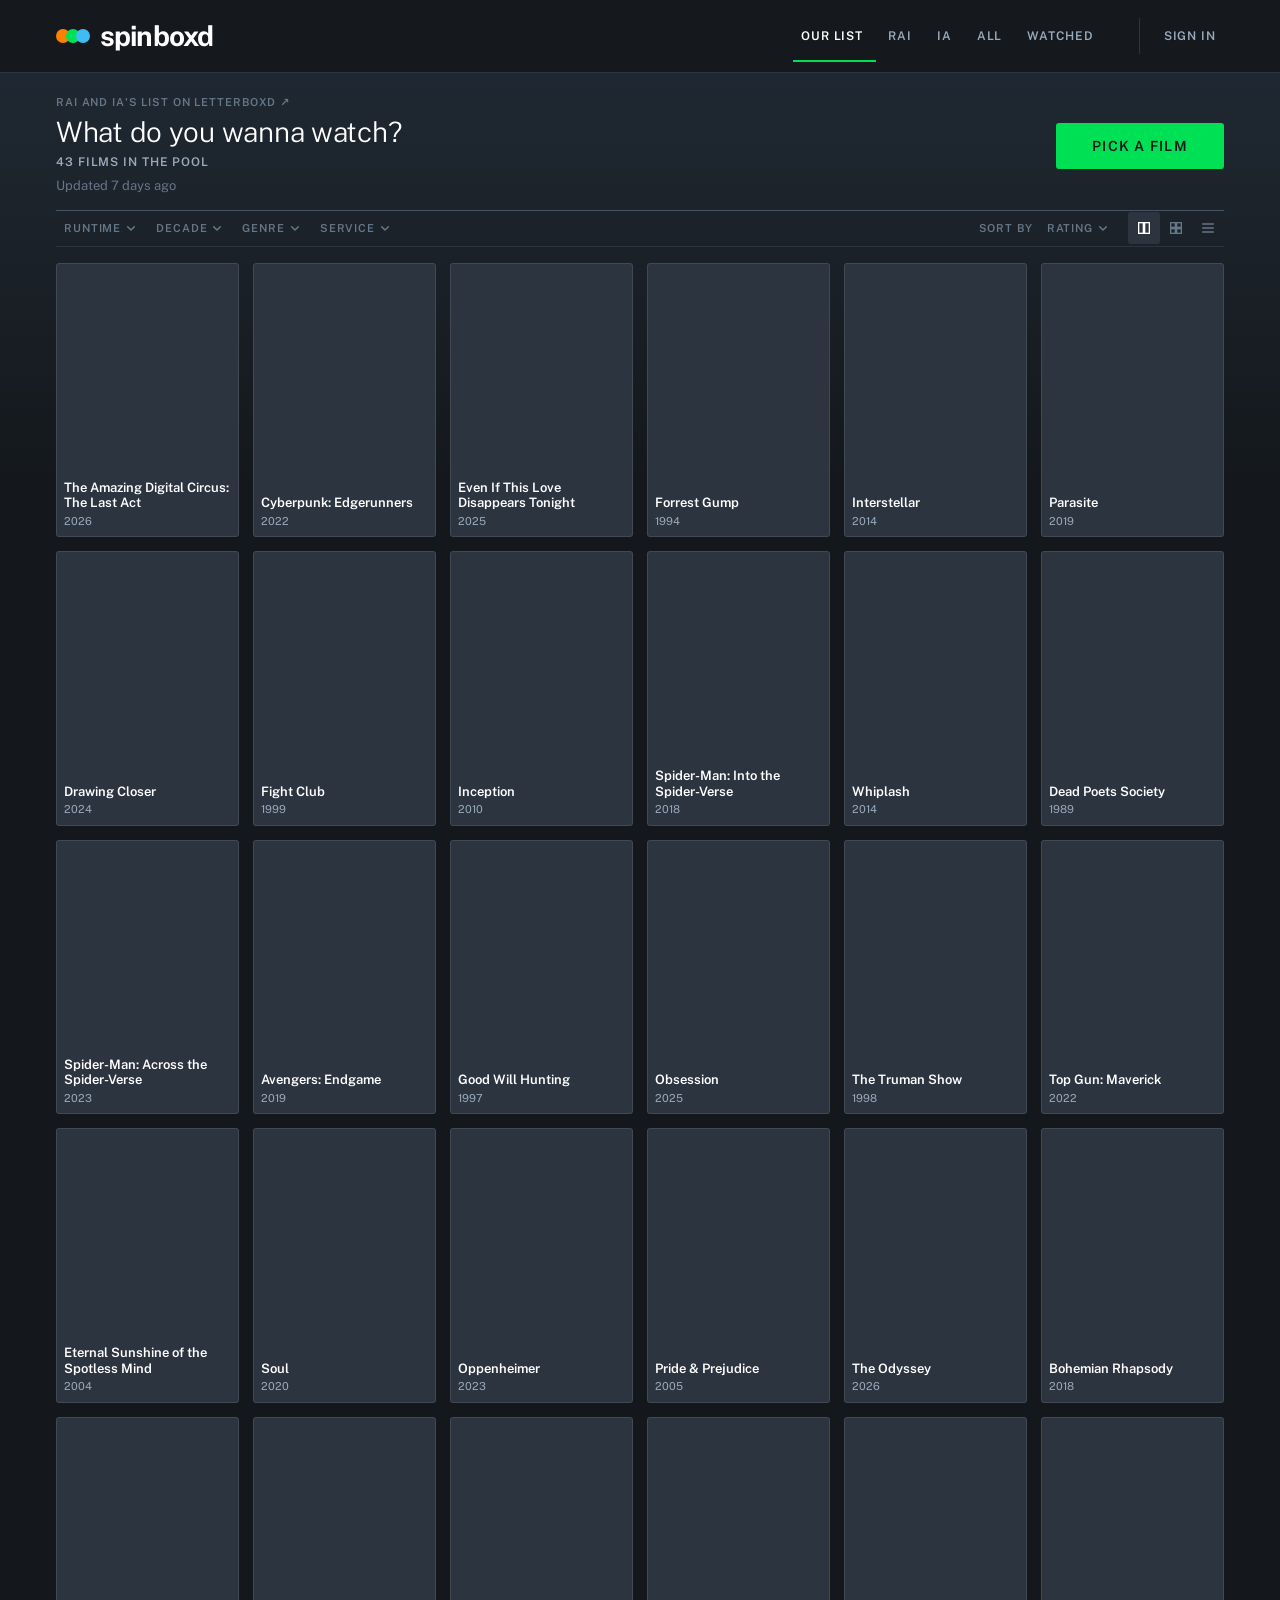
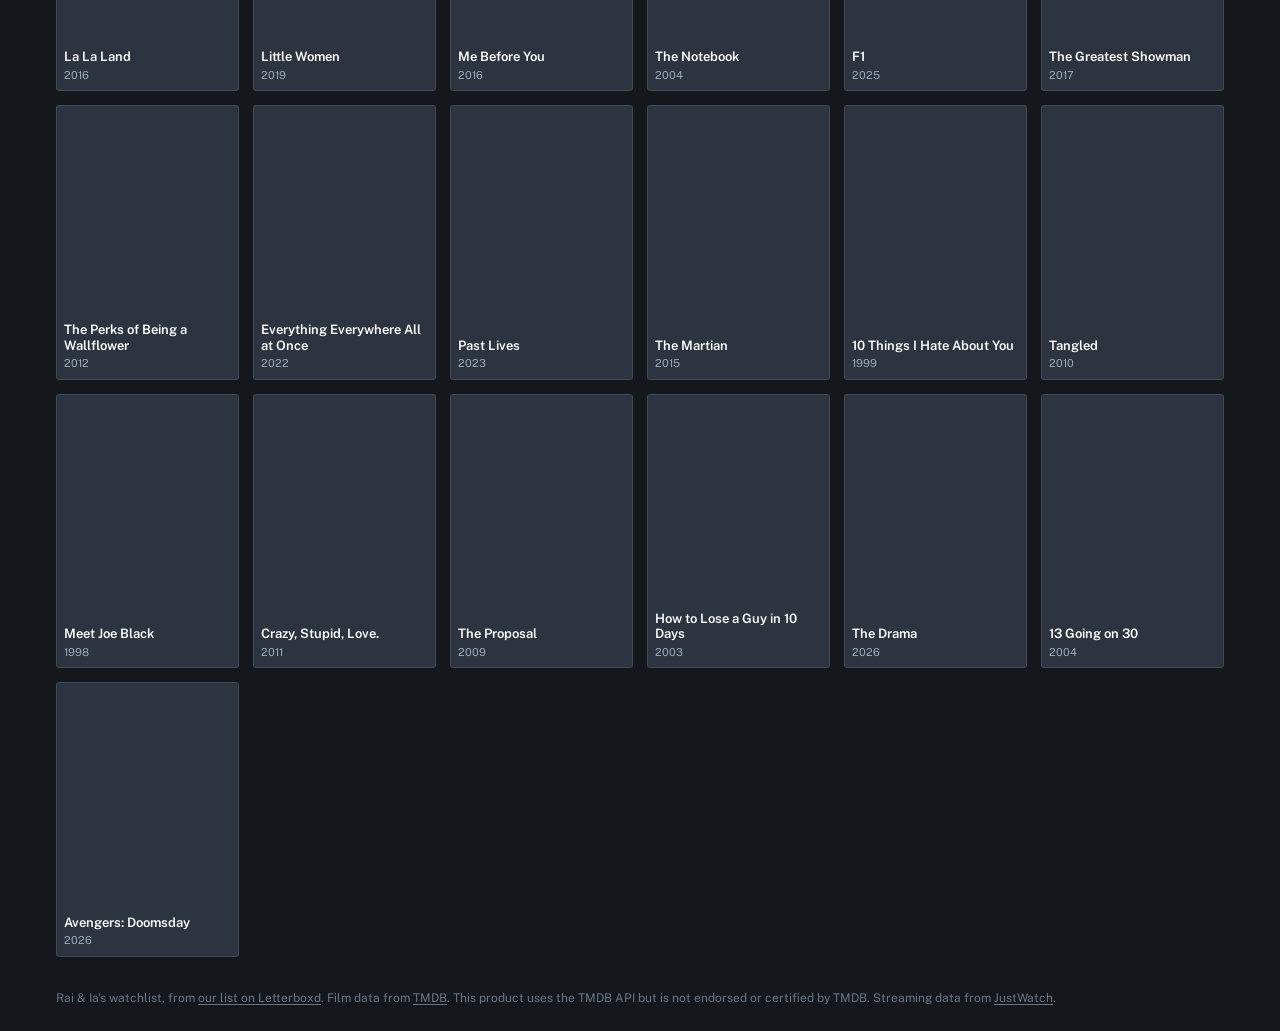
<file: site/index.html>
<!doctype html>
<html lang="en">
<head>
  <meta charset="utf-8">
  <meta name="viewport" content="width=device-width, initial-scale=1, viewport-fit=cover">
  <title>spinboxd · Rai &amp; Ia's watchlist</title>
  <meta name="description" content="Rai &amp; Ia's watchlist. The &quot;what do you wanna watch&quot; / &quot;idk, ikaw bahala&quot; machine.">
  <meta property="og:type" content="website">
  <meta property="og:title" content="Rai &amp; Ia's watchlist">
  <meta property="og:description" content="The &quot;what do you wanna watch&quot; / &quot;idk, ikaw bahala&quot; machine.">
  <meta property="og:url" content="https://spinboxd.raigon.dev/">
  <meta property="og:image" content="https://spinboxd.raigon.dev/og.png">
  <meta property="og:image:width" content="1200">
  <meta property="og:image:height" content="630">
  <meta property="og:image:alt" content="spinboxd, Rai &amp; Ia's watchlist">
  <meta name="twitter:card" content="summary_large_image">
  <meta name="theme-color" content="#14181c">
  <link rel="icon" href="data:image/svg+xml,%3Csvg xmlns='http://www.w3.org/2000/svg' viewBox='0 0 32 32'%3E%3Crect width='32' height='32' rx='6' fill='%2314181c'/%3E%3Ccircle cx='8' cy='16' r='5' fill='%23ff8000'/%3E%3Ccircle cx='16' cy='16' r='5' fill='%2300e054'/%3E%3Ccircle cx='24' cy='16' r='5' fill='%2340bcf4'/%3E%3C/svg%3E">
  <link rel="preload" href="fonts/public-sans-latin.woff2" as="font" type="font/woff2" crossorigin>
  <link rel="preconnect" href="https://image.tmdb.org">
  <link rel="stylesheet" href="css/style.css">
  <link rel="modulepreload" href="js/main.js">
  <script>
    // start the film list now instead of after every module has loaded; data.js picks it up
    window.watchlistRequest = fetch("data/watchlist.json", { cache: "no-cache" });
  </script>
</head>
<body>
  <header class="top">
    <div class="wrap bar">
      <a class="brand" href="./" aria-label="spinboxd">
        <span class="dots" aria-hidden="true"><i></i><i></i><i></i></span>
        <h1 class="wordmark">spinboxd</h1>
      </a>
      <nav class="sources" id="sources" role="group" aria-label="Film source"></nav>
      <div class="account">
        <span class="who" id="who"></span>
        <!-- shown instead of the email; hovering gives the address -->
        <span class="avatar" id="avatar" aria-hidden="true" hidden></span>
        <button class="link-btn" id="auth" type="button">Sign in</button>
      </div>
    </div>
  </header>

  <main class="wrap">
    <p class="msg" id="error" hidden>Couldn't load the film list. Reload the page to try again.</p>
    <p class="note" id="note" hidden></p>

    <div class="heading">
      <div class="lead-block">
        <a class="lb-link" href="https://letterboxd.com/rdgonzaga/list/rai-and-ias/" target="_blank" rel="noopener noreferrer">rai and ia's list on Letterboxd ↗</a>
        <h2 class="lead" id="lead">What do you wanna watch?</h2>
        <p class="count" id="count" aria-live="polite"></p>
        <p class="list-meta" id="list-meta" hidden></p>
        <div class="progress" id="progress" hidden><span id="progress-bar"></span></div>
      </div>
      <!-- on phones this docks to the bottom edge -->
      <div class="dock" id="dock">
        <p class="dock-count" id="dock-count" aria-hidden="true"></p>
        <button class="btn btn-primary" id="pick" type="button" disabled><svg viewBox="0 0 24 24" aria-hidden="true"><path d="M20 12a8 8 0 1 1-2.34-5.66"/><path d="M20 4v5h-5"/></svg>Pick a film</button>
      </div>
    </div>

    <div class="toolbar">
      <div class="filters" id="filters"></div>
      <div class="view-opts">
        <div id="sort"></div>
        <div class="view-toggle" role="group" aria-label="View">
          <button type="button" id="view-large" aria-label="Large tiles" title="Large tiles"><svg viewBox="0 0 24 24" aria-hidden="true"><rect x="4" y="4" width="7" height="16"/><rect x="13" y="4" width="7" height="16"/></svg></button>
          <button type="button" id="view-small" aria-label="Small tiles" title="Small tiles"><svg viewBox="0 0 24 24" aria-hidden="true"><rect x="4" y="4" width="7" height="7"/><rect x="13" y="4" width="7" height="7"/><rect x="4" y="13" width="7" height="7"/><rect x="13" y="13" width="7" height="7"/></svg></button>
          <button type="button" id="view-list" aria-label="List view" title="List view"><svg viewBox="0 0 24 24" aria-hidden="true"><path d="M4 6h16M4 12h16M4 18h16"/></svg></button>
        </div>
      </div>
    </div>

    <ul class="grid" id="grid"></ul>
    <div class="empty" id="empty" hidden>
      <p id="empty-text"></p>
      <button class="btn btn-quiet" id="empty-clear" type="button" hidden>Clear filters</button>
    </div>
  </main>

  <div class="toast" id="toast" role="status" aria-live="polite" hidden>
    <span id="toast-text"></span>
    <button class="link-btn" id="toast-undo" type="button">Undo</button>
  </div>

  <footer class="wrap credit">
    <p>Rai &amp; Ia's watchlist, from <a href="https://letterboxd.com/rdgonzaga/list/rai-and-ias/" target="_blank" rel="noopener noreferrer">our list on Letterboxd</a>. Film data from <a href="https://www.themoviedb.org/" target="_blank" rel="noopener noreferrer">TMDB</a>. This product uses the TMDB API but is not endorsed or certified by TMDB. Streaming data from <a href="https://www.justwatch.com/" target="_blank" rel="noopener noreferrer">JustWatch</a>.</p>
  </footer>

  <dialog class="stage" id="stage" aria-label="Tonight's pick">
    <!-- a text link on desktop, a round X on phones -->
    <button class="stage-close" id="close" type="button"><svg viewBox="0 0 24 24" aria-hidden="true"><path d="M6 6l12 12M18 6L6 18"/></svg><span class="label">Close</span></button>
    <div class="reel" id="reel">
      <p class="reel-label" id="reel-label" aria-live="polite"></p>
      <div class="reel-window" aria-hidden="true">
        <div class="reel-strip" id="strip"></div>
      </div>
    </div>
    <article class="result" id="result" hidden>
      <div class="result-head">
        <div class="result-backdrop" id="result-backdrop" aria-hidden="true"></div>
        <div class="result-poster" id="result-poster"></div>
        <div class="result-titles">
          <p class="eyebrow" id="result-eyebrow">Tonight's pick</p>
          <h2 id="result-title" tabindex="-1"></h2>
          <p class="result-meta" id="result-meta"></p>
        </div>
      </div>
      <div class="result-body">
        <p class="result-overview" id="result-overview" hidden></p>
        <button class="link-btn more" id="result-more" type="button" hidden>More</button>
        <p class="result-providers" id="result-providers" hidden></p>
      </div>
      <div class="result-actions">
        <button class="btn btn-primary" id="respin" type="button"><svg viewBox="0 0 24 24" aria-hidden="true"><path d="M20 12a8 8 0 1 1-2.34-5.66"/><path d="M20 4v5h-5"/></svg><span id="respin-label">Spin again</span></button>
        <button class="btn btn-quiet icon-btn" id="result-watched" type="button" hidden><svg viewBox="0 0 24 24" aria-hidden="true"><path d="M5 12.5l4.5 4.5L19 7.5"/></svg><span class="label" id="result-watched-label">Mark watched</span></button>
        <button class="btn btn-quiet icon-btn" id="copy-link" type="button"><svg viewBox="0 0 24 24" aria-hidden="true"><path d="M10 14a4.5 4.5 0 0 0 6.36 0l3-3a4.5 4.5 0 0 0-6.36-6.36l-1 1"/><path d="M14 10a4.5 4.5 0 0 0-6.36 0l-3 3a4.5 4.5 0 0 0 6.36 6.36l1-1"/></svg><span class="label" id="copy-label">Copy link</span></button>
        <a class="btn btn-quiet icon-btn" id="result-link" target="_blank" rel="noopener noreferrer"><svg viewBox="0 0 24 24" aria-hidden="true"><path d="M14 5h5v5"/><path d="M19 5l-8 8"/><path d="M17 14v5H5V7h5"/></svg><span class="label">View on Letterboxd</span></a>
      </div>
    </article>
  </dialog>

  <script type="module" src="js/main.js"></script>
</body>
</html>
</file>
<file: site/css/style.css>
/* self-hosted Public Sans (OFL, see fonts/OFL.txt): one variable file per script, 300 to 700 */
@font-face {
  font-family: "Public Sans";
  font-style: normal;
  font-weight: 300 700;
  font-display: swap;
  src: url("../fonts/public-sans-latin.woff2") format("woff2");
  unicode-range: U+0000-00FF, U+0131, U+0152-0153, U+02BB-02BC, U+02C6, U+02DA, U+02DC, U+0304, U+0308, U+0329, U+2000-206F, U+20AC, U+2122, U+2191, U+2193, U+2212, U+2215, U+FEFF, U+FFFD;
}

@font-face {
  font-family: "Public Sans";
  font-style: normal;
  font-weight: 300 700;
  font-display: swap;
  src: url("../fonts/public-sans-latin-ext.woff2") format("woff2");
  unicode-range: U+0100-02BA, U+02BD-02C5, U+02C7-02CC, U+02CE-02D7, U+02DD-02FF, U+0304, U+0308, U+0329, U+1D00-1DBF, U+1E00-1E9F, U+1EF2-1EFF, U+2020, U+20A0-20AB, U+20AD-20C4, U+2113, U+2C60-2C7F, U+A720-A7FF;
}

:root {
  --bg: #14181c;
  --panel: #1b222a;
  --raised: #2c3440;
  --line: #2c3440;
  --rule: #456;
  --text: #9ab;
  --strong: #fff;
  --muted: #678;
  --green: #00e054;
  --orange: #ff8000;
  --blue: #40bcf4;
  --sans: "Public Sans", system-ui, -apple-system, "Segoe UI", sans-serif;
  color-scheme: dark;
}

*, *::before, *::after { box-sizing: border-box; }

[hidden] { display: none !important; }

body {
  margin: 0;
  min-height: 100vh;
  display: flex;
  flex-direction: column;
  background: var(--bg) linear-gradient(#212b36, var(--bg) 480px) no-repeat;
  color: var(--text);
  font: 400 14px/1.5 var(--sans);
  -webkit-text-size-adjust: 100%;
}

main { flex: 1; width: 100%; }

a { color: inherit; }

:focus-visible { outline: 2px solid var(--blue); outline-offset: 2px; }

.wrap { width: 100%; max-width: 1200px; margin: 0 auto; padding: 0 16px; }

/* Header */

.top { background: rgba(20, 24, 28, 0.9); border-bottom: 1px solid var(--line); }

.bar {
  display: flex;
  align-items: center;
  justify-content: space-between;
  gap: 8px 24px;
  min-height: 72px;
}

.brand { display: flex; align-items: center; gap: 10px; text-decoration: none; flex: none; }

.dots { display: flex; }

.dots i {
  width: 14px;
  height: 14px;
  border-radius: 50%;
  margin-left: -4px;
}

.dots i:first-child { margin-left: 0; background: var(--orange); }
.dots i:nth-child(2) { background: var(--green); }
.dots i:nth-child(3) { background: var(--blue); }

.wordmark {
  margin: 0;
  color: var(--strong);
  font: 700 28px/1 var(--sans);
  letter-spacing: -0.03em;
}

.sources {
  display: flex;
  gap: 4px;
  margin-left: auto;
  overflow-x: auto;
  scrollbar-width: none;
}

.sources::-webkit-scrollbar { display: none; }

/* Sign in lives top-right, like Letterboxd's header */

.account {
  display: flex;
  align-items: center;
  flex: none;
  gap: 4px;
  padding-left: 16px;
  margin-left: 8px;
  border-left: 1px solid var(--line);
}

.who {
  max-width: 180px;
  overflow: hidden;
  color: var(--muted);
  font-size: 12px;
  text-overflow: ellipsis;
  white-space: nowrap;
}

.account .link-btn { padding: 12px 8px; }

/* signed in: a small avatar instead of the email (hover shows it); the text only stays
   for "View only" */
.who:not(.is-denied) { display: none; }

.avatar:not([hidden]) {
  display: grid;
  place-items: center;
  width: 28px;
  height: 28px;
  flex: none;
  margin-right: 4px;
  overflow: hidden;
  border-radius: 50%;
  background: var(--raised);
  box-shadow: 0 0 0 1px rgba(255, 255, 255, 0.14);
  color: var(--strong);
  font: 700 13px/1 var(--sans);
}

.avatar img { width: 100%; height: 100%; object-fit: cover; }
.account .link-btn:hover { color: var(--green); }

.chip {
  appearance: none;
  flex: none;
  border: 0;
  border-bottom: 2px solid transparent;
  background: none;
  color: var(--text);
  font: 600 12px/1 var(--sans);
  letter-spacing: 0.075em;
  text-transform: uppercase;
  padding: 20px 8px 18px;
  cursor: pointer;
}

.chip:hover { color: var(--strong); }

.chip[aria-pressed="true"] {
  color: var(--strong);
  border-bottom-color: var(--green);
}

.chip .n {
  margin-left: 5px;
  color: var(--text);
  font-weight: 600;
  font-variant-numeric: tabular-nums;
}

/* Section heading, the way Letterboxd does it: small tracked label over a rule */

.heading {
  display: flex;
  align-items: center;
  justify-content: space-between;
  gap: 16px;
  margin-top: 24px;
  padding-bottom: 14px;
  border-bottom: 1px solid var(--rule);
}

.lead-block { display: grid; gap: 8px; min-width: 0; }

.lb-link {
  color: var(--muted);
  font: 600 11px/1 var(--sans);
  letter-spacing: 0.08em;
  text-transform: uppercase;
  text-decoration: none;
}

.lb-link:hover { color: var(--green); }

.lead {
  margin: 0;
  color: var(--strong);
  font: 300 28px/1.15 var(--sans);
  letter-spacing: -0.01em;
}

.list-meta { margin: 0; color: var(--muted); font-size: 13px; }

.progress { width: min(320px, 100%); height: 4px; background: var(--raised); border-radius: 2px; overflow: hidden; }
.progress span { display: block; height: 100%; background: var(--blue); }

.heading .btn-primary { padding: 16px 36px; font-size: 14px; letter-spacing: 0.09em; }

.count {
  margin: 0;
  color: var(--text);
  font: 600 12px/1 var(--sans);
  letter-spacing: 0.075em;
  text-transform: uppercase;
}

/* Filter bar: flat labels with thin rules, like Letterboxd's list page */

.toolbar {
  display: flex;
  flex-wrap: wrap;
  align-items: center;
  justify-content: space-between;
  gap: 4px 16px;
  border-bottom: 1px solid var(--line);
}

.filters,
.view-opts { display: flex; flex-wrap: wrap; align-items: center; gap: 0 4px; }

/* Dropdowns: the open card covers its label, slate like Letterboxd's */

.dd { display: flex; align-items: center; gap: 6px; }

.dd-prefix {
  color: var(--muted);
  font: 600 11px/1 var(--sans);
  letter-spacing: 0.08em;
  text-transform: uppercase;
}

.dd-box { position: relative; }

.dd-trigger,
.dd-head {
  display: flex;
  align-items: center;
  gap: 5px;
  width: 100%;
  padding: 12px 8px;
  border: 0;
  background: none;
  color: var(--muted);
  font: 600 11px/1 var(--sans);
  letter-spacing: 0.08em;
  text-transform: uppercase;
  white-space: nowrap;
  cursor: pointer;
}

.dd-trigger svg,
.dd-head svg {
  width: 10px;
  height: 10px;
  flex: none;
  fill: none;
  stroke: currentColor;
  stroke-width: 1.8;
  stroke-linecap: round;
  stroke-linejoin: round;
}

.dd-trigger:hover { color: var(--strong); }
.dd-trigger.is-set { color: var(--green); }
.dd-box.is-open .dd-trigger { visibility: hidden; }

.dd-menu {
  position: absolute;
  z-index: 20;
  top: 0;
  left: 0;
  min-width: 100%;
  max-height: min(70vh, 420px);
  overflow-y: auto;
  padding-bottom: 6px;
  border-radius: 3px;
  background: #89a;
  box-shadow: 0 6px 24px rgba(0, 0, 0, 0.5);
  scrollbar-width: thin;
  scrollbar-color: #567 transparent;
}

.dd-menu.is-right { left: auto; right: 0; }

.dd-head { position: sticky; top: 0; z-index: 1; background: #89a; color: var(--strong); }

.dd-item {
  display: block;
  width: 100%;
  padding: 7px 14px;
  border: 0;
  background: none;
  color: #2c3a49;
  font: 400 14px/1.2 var(--sans);
  text-align: left;
  white-space: nowrap;
  cursor: pointer;
}

.dd-item:hover,
.dd-item:focus-visible,
.dd-item[aria-selected="true"] { color: var(--strong); outline: 0; }

.dd-rule { margin: 6px 0; border: 0; border-top: 1px solid rgba(20, 24, 28, 0.25); }

.filters .link-btn { padding: 12px 6px; font-size: 11px; }

.view-toggle { display: flex; margin-left: 8px; }

.view-toggle button {
  display: grid;
  place-items: center;
  width: 32px;
  height: 32px;
  padding: 0;
  color: var(--muted);
  background: transparent;
  border: 0;
  border-radius: 3px;
  cursor: pointer;
}

.view-toggle button:hover { color: var(--strong); }
.view-toggle button[aria-pressed="true"] { color: var(--strong); background: var(--raised); }

.view-toggle svg {
  width: 16px;
  height: 16px;
  fill: none;
  stroke: currentColor;
  stroke-width: 2;
  stroke-linecap: round;
}

.note { margin: 12px 0 0; color: var(--orange); font-size: 13px; }

.msg { margin: 32px 0; }

/* Posters */

.grid.is-large { grid-template-columns: repeat(auto-fill, minmax(140px, 1fr)); gap: 12px; }

@media (min-width: 720px) {
  .grid.is-large { grid-template-columns: repeat(auto-fill, minmax(180px, 1fr)); gap: 14px; }
  .grid.is-small { grid-template-columns: repeat(auto-fill, minmax(96px, 1fr)); }
}

.grid {
  list-style: none;
  margin: 0;
  padding: 16px 0 32px;
  display: grid;
  grid-template-columns: repeat(auto-fill, minmax(104px, 1fr));
  gap: 8px;
}

.tile { display: block; text-decoration: none; position: relative; border-radius: 3px; }

.tile-foot {
  position: relative;
  display: flex;
  align-items: center;
  justify-content: flex-end;
  gap: 6px;
  height: 22px;
  margin-top: 2px;
  color: var(--muted);
  font-size: 12px;
  font-variant-numeric: tabular-nums;
}

.tile-foot.is-editable { cursor: pointer; }
.tile-foot.is-editable:hover { color: var(--strong); }

/* the day is a button; its calendar floats on <body> */
button.tile-foot {
  align-self: flex-end;
  margin-left: auto;
  padding: 0 6px;
  border: 0;
  border-radius: 3px;
  background: none;
  font-family: inherit;
}

button.tile-foot:hover { background: var(--raised); }

.datepicker {
  position: fixed;
  z-index: 50;
  width: 268px;
  padding: 12px;
  border-radius: 4px;
  background: var(--panel);
  border: 1px solid var(--rule);
  box-shadow: 0 8px 28px rgba(0, 0, 0, 0.55);
  color: var(--text);
  font: 400 13px/1 var(--sans);
}

.dp-head { display: flex; align-items: center; gap: 6px; padding-bottom: 10px; border-bottom: 1px solid var(--line); }

.dp-nav {
  flex: none;
  width: 30px;
  height: 30px;
  border: 0;
  border-radius: 3px;
  background: none;
  color: var(--text);
  font: 400 22px/1 var(--sans);
  cursor: pointer;
}

.dp-nav:hover:not(:disabled) { background: var(--raised); color: var(--strong); }
.dp-nav:disabled { opacity: 0.3; cursor: default; }

/* the month picker is the filter-bar dropdown, in sentence case and boxed */
.dp-month { flex: 1; min-width: 0; }
.dp-month .dd,
.dp-month .dd-box { width: 100%; }

.dp-month .dd-trigger,
.dp-month .dd-head {
  justify-content: center;
  height: 30px;
  padding: 0 8px;
  border-radius: 3px;
  font: 600 13px/1 var(--sans);
  letter-spacing: 0;
  text-transform: none;
}

.dp-month .dd-trigger { border: 1px solid var(--line); background: var(--bg); color: var(--strong); }
.dp-month .dd-trigger:hover { border-color: var(--rule); }
.dp-month .dd-menu { max-height: 260px; }
.dp-month .dd-item { padding-block: 6px; font-size: 13px; text-align: center; }

.dp-weekdays,
.dp-days { display: grid; grid-template-columns: repeat(7, 1fr); gap: 3px; }

.dp-weekdays { margin: 10px 0 6px; color: var(--muted); font-size: 11px; font-weight: 600; text-align: center; }

.dp-day {
  height: 31px;
  border: 0;
  border-radius: 3px;
  background: var(--raised);
  color: var(--strong);
  font: 500 13px/1 var(--sans);
  font-variant-numeric: tabular-nums;
  cursor: pointer;
}

.dp-day:hover:not(:disabled) { background: var(--rule); }
.dp-day.is-outside { background: none; color: var(--muted); }
.dp-day.is-today { box-shadow: inset 0 0 0 1px var(--blue); }
.dp-day.is-selected { background: var(--green); color: var(--bg); font-weight: 700; }
.dp-day:disabled { background: none; color: var(--muted); opacity: 0.35; cursor: default; }

.is-list li.has-foot { display: flex; align-items: center; }
.is-list li.has-foot .tile { flex: 1; min-width: 0; padding-right: 0; }
.is-list .tile-foot { flex: none; margin: 0 76px 0 8px; }

.tile::after {
  content: "";
  position: absolute;
  inset: 0;
  border-radius: 3px;
  box-shadow: inset 0 0 0 2px transparent;
  pointer-events: none;
}

.tile:hover::after { box-shadow: inset 0 0 0 2px var(--blue); }

.grid li { position: relative; }

.caption {
  position: absolute;
  inset: auto 0 0;
  display: flex;
  flex-direction: column;
  gap: 2px;
  padding: 28px 8px 8px;
  border-radius: 0 0 3px 3px;
  background: linear-gradient(transparent, rgba(20, 24, 28, 0.92) 55%);
  color: var(--text);
  font: 400 11px/1.25 var(--sans);
  opacity: 0;
  transition: opacity 0.12s;
  pointer-events: none;
}

.caption strong {
  display: -webkit-box;
  -webkit-box-orient: vertical;
  -webkit-line-clamp: 3;
  line-clamp: 3;
  overflow: hidden;
  color: var(--strong);
  font: 600 13px/1.2 var(--sans);
}

@media (hover: hover) {
  .tile:hover .caption { opacity: 1; }
}
.tile:focus-visible .caption { opacity: 1; }

/* Quick actions: one pill per poster, watched first, skip second */

.acts {
  position: absolute;
  z-index: 1;
  top: 6px;
  right: 6px;
  display: flex;
  overflow: hidden;
  border-radius: 4px;
  background: rgba(14, 17, 20, 0.88);
  box-shadow: 0 0 0 1px rgba(255, 255, 255, 0.12);
  opacity: 0.92;
  transition: opacity 0.12s;
}

.grid li:hover .acts,
.acts:focus-within { opacity: 1; }

.skip,
.mark {
  display: grid;
  place-items: center;
  width: 32px;
  height: 30px;
  padding: 0;
  color: var(--text);
  background: none;
  border: 0;
  cursor: pointer;
  transition: color 0.12s, background 0.12s;
}

.skip + .mark,
.mark + .skip { border-left: 1px solid rgba(255, 255, 255, 0.12); }

.skip svg,
.mark svg {
  width: 17px;
  height: 17px;
  fill: none;
  stroke: currentColor;
  stroke-width: 2;
  stroke-linecap: round;
  stroke-linejoin: round;
}

.mark:hover,
.mark:focus-visible { color: var(--bg); background: var(--green); }
.skip:hover,
.skip:focus-visible { color: var(--bg); background: var(--orange); }
.skip[aria-pressed="true"] { color: var(--orange); }
.mark[aria-pressed="true"] { color: var(--green); }
.skip[aria-pressed="true"]:hover,
.mark[aria-pressed="true"]:hover { color: var(--bg); }

.grid.is-small .acts { opacity: 0; }
.grid.is-small li:hover .acts,
.grid.is-small .acts:focus-within { opacity: 1; }

@media (hover: none) { .grid.is-small .acts { opacity: 0.92; } }

/* List view: one row per film */

.grid.is-list { display: block; padding-top: 0; }

.grid.is-list li { border-bottom: 1px solid var(--line); }

.is-list .tile { display: flex; align-items: center; gap: 14px; padding: 10px 84px 10px 0; border-radius: 0; }
.is-list .tile::after { display: none; }
.is-list .tile:hover .row-title { color: var(--blue); }
.is-list .poster { flex: none; width: 44px; }
.is-list .row-text { display: grid; gap: 2px; min-width: 0; }
.is-list .row-title { color: var(--strong); font: 600 15px/1.25 var(--sans); }
.is-list .row-meta { color: var(--muted); font-size: 12px; }

.is-list .acts { top: 50%; right: 8px; margin-top: -15px; opacity: 1; background: var(--raised); box-shadow: none; }

.badge {
  position: absolute;
  top: 6px;
  left: 6px;
  z-index: 1;
  padding: 3px 8px;
  color: #14181c;
  background: var(--orange);
  border-radius: 2px;
  font: 700 10px/1.2 var(--sans);
  letter-spacing: 0.06em;
  text-transform: uppercase;
  pointer-events: none;
  white-space: nowrap;
}

.is-list .badge { top: 50%; left: auto; right: 92px; transform: translateY(-50%); }
.grid.is-small li:hover .badge { opacity: 0; }

.is-skipped .poster { opacity: 0.3; filter: grayscale(1); }

/* the title and year sit under the image: they show while it loads, or if it never does */
.poster {
  position: relative;
  aspect-ratio: 2 / 3;
  display: flex;
  flex-direction: column;
  justify-content: flex-end;
  gap: 2px;
  padding: 8px;
  border-radius: 3px;
  background: var(--raised);
  overflow: hidden;
}

.poster img {
  position: absolute;
  inset: 0;
  display: block;
  width: 100%;
  height: 100%;
  object-fit: cover;
  transition: opacity 0.2s;
}

.poster.is-loading img { opacity: 0; }

/* list rows are too small for the title; the row already shows it */
.is-list .poster > span { display: none; }

.poster::after {
  content: "";
  position: absolute;
  inset: 0;
  border-radius: inherit;
  box-shadow: inset 0 0 0 1px rgba(255, 255, 255, 0.1);
  pointer-events: none;
}

.poster-title {
  display: -webkit-box;
  -webkit-box-orient: vertical;
  -webkit-line-clamp: 4;
  line-clamp: 4;
  overflow: hidden;
  overflow-wrap: anywhere;
  color: var(--strong);
  font: 600 13px/1.2 var(--sans);
}

.poster-year { color: var(--text); font-size: 11px; }

/* Empty grid and the undo bar */

.empty {
  display: grid;
  justify-items: start;
  gap: 14px;
  padding: 40px 0 56px;
}

.empty p { margin: 0; max-width: 46ch; color: var(--text); font-size: 15px; }

.toast {
  position: fixed;
  z-index: 30;
  left: 50%;
  bottom: 24px;
  transform: translateX(-50%);
  display: flex;
  align-items: center;
  gap: 12px;
  max-width: calc(100% - 32px);
  padding: 4px 4px 4px 16px;
  border-radius: 4px;
  background: var(--raised);
  box-shadow: 0 8px 28px rgba(0, 0, 0, 0.5);
  color: var(--strong);
  font-size: 14px;
}

.toast span { overflow: hidden; text-overflow: ellipsis; white-space: nowrap; }
.toast .link-btn { flex: none; color: var(--green); }
.toast .link-btn:hover { color: var(--strong); }

/* Buttons */

.btn {
  display: inline-flex;
  align-items: center;
  justify-content: center;
  border: 0;
  border-radius: 3px;
  padding: 10px 16px;
  font: 600 12px/1 var(--sans);
  letter-spacing: 0.075em;
  text-transform: uppercase;
  text-decoration: none;
  cursor: pointer;
}

.btn-primary { background: var(--green); color: #14181c; }
.btn-primary:hover { background: #2ee86f; }
.btn-primary:disabled { background: var(--raised); color: var(--muted); cursor: not-allowed; }

.btn-quiet { background: var(--raised); color: var(--strong); }
.btn-quiet:hover { background: #3a4552; }

.credit { padding-block: 0 24px; }
.credit p { margin: 0; color: var(--muted); font-size: 12px; }
.credit a { text-decoration: underline; text-underline-offset: 2px; }
.credit a:hover { color: var(--text); }

/* Picker */

.stage {
  width: min(100%, 880px);
  max-width: 100%;
  padding: 0;
  border: 1px solid var(--rule);
  border-radius: 4px;
  background: var(--bg);
  color: var(--text);
  overflow: hidden;
}

.stage::backdrop { background: rgba(20, 24, 28, 0.88); }

/* desktop: the old CLOSE text link in a bar above the reel or card */
.stage-close {
  display: block;
  margin: 4px 8px 0 auto;
  padding: 12px 8px;
  border: 0;
  background: none;
  color: var(--text);
  font: 600 12px/1 var(--sans);
  letter-spacing: 0.075em;
  text-transform: uppercase;
  cursor: pointer;
}

.stage-close:hover { color: var(--strong); }
.stage-close svg { display: none; }

.link-btn {
  border: 0;
  background: none;
  color: var(--text);
  font: 600 12px/1 var(--sans);
  letter-spacing: 0.075em;
  text-transform: uppercase;
  padding: 12px 8px;
  cursor: pointer;
}

.link-btn:hover { color: var(--strong); }

.reel { --reel-cell: 110px; }
.reel-label { display: none; }

@media (min-width: 720px) {
  .reel { --reel-cell: 150px; }
}

.reel-window { position: relative; overflow: hidden; padding-block: 16px; }

.reel-window::before,
.reel-window::after {
  content: "";
  position: absolute;
  left: 50%;
  width: 2px;
  height: 14px;
  margin-left: -1px;
  background: var(--green);
  z-index: 1;
}

.reel-window::before { top: 0; }
.reel-window::after { bottom: 0; }

.reel-strip { position: relative; display: flex; gap: 8px; width: max-content; }
.reel-strip .poster { flex: none; width: var(--reel-cell); }

/* desktop: poster on the left, titles, text and actions stacked on the right */
.result {
  display: grid;
  grid-template-columns: minmax(0, 200px) 1fr;
  grid-template-rows: auto auto 1fr;
  align-items: start;
  gap: 0 28px;
  padding: 120px 28px 32px;
}

.result-head { display: contents; }
.result-poster { grid-column: 1; grid-row: 1 / span 3; }
.result-titles,
.result-body,
.result-actions { grid-column: 2; min-width: 0; }

.result { position: relative; }

.result > * { position: relative; }

.result-backdrop {
  position: absolute !important;
  inset: 0 0 auto;
  height: 210px;
  background: center 25% / cover no-repeat;
  opacity: 0.8;
  -webkit-mask-image: linear-gradient(#000 35%, transparent);
  mask-image: linear-gradient(#000 35%, transparent);
  pointer-events: none;
}

.result-poster .poster { width: 100%; border-radius: 4px; box-shadow: 0 0 0 1px rgba(255, 255, 255, 0.18), 0 8px 24px rgba(0, 0, 0, 0.6); }

/* the title starts below the banner, so text always sits on the solid background */
.result-titles { padding-top: 92px; }

.chip-pill {
  display: inline-block;
  margin: 0 6px 0 0;
  padding: 4px 10px;
  color: var(--strong);
  background: var(--raised);
  border-radius: 3px;
  font-size: 12px;
  font-weight: 500;
}

.result-providers { display: flex; flex-wrap: wrap; align-items: center; gap: 6px; }
.result-providers strong { margin-right: 4px; }
.result-providers .chip-pill { margin: 0; }

.eyebrow {
  margin: 0 0 12px;
  padding-bottom: 8px;
  border-bottom: 1px solid var(--rule);
  color: var(--muted);
  font: 600 11px/1 var(--sans);
  letter-spacing: 0.075em;
  text-transform: uppercase;
}

.result h2 {
  margin: 0;
  color: var(--strong);
  font: 700 30px/1.15 var(--sans);
  letter-spacing: -0.01em;
}

.year {
  margin-left: 0.35em;
  color: var(--text);
  font: 400 15px/1 var(--sans);
  letter-spacing: 0;
  vertical-align: baseline;
}

.result-meta {
  display: flex;
  flex-wrap: wrap;
  gap: 4px 16px;
  margin: 10px 0 0;
  color: var(--text);
  font-size: 13px;
}

.result-providers {
  margin: 10px 0 0;
  font-size: 13px;
}

.result-providers strong { color: var(--strong); font-weight: 600; }
.result-providers a { text-decoration: underline; text-underline-offset: 2px; }
.result-providers a:hover { color: var(--strong); }

.result-overview {
  max-width: 60ch;
  margin: 16px 0 0;
  color: #bcc7d2;
  font: 400 15px/1.6 var(--sans);
}

.result-overview.is-clamped {
  display: -webkit-box;
  -webkit-box-orient: vertical;
  -webkit-line-clamp: 4;
  line-clamp: 4;
  overflow: hidden;
}

.more { margin-top: 4px; font-size: 13px; }

.result-actions { display: flex; flex-wrap: wrap; gap: 8px; margin-top: 28px; padding-top: 20px; border-top: 1px solid var(--line); }

/* icons are for the phone layout; desktop keeps text buttons */
.result-actions svg,
.dock svg { display: none; }

.dock { display: flex; align-items: center; }
.dock-count { display: none; }

/* Touch screens: 44px tap targets */

@media (pointer: coarse) {
  .view-toggle button { width: 44px; height: 44px; }
  .dd-trigger,
  .dd-head { padding-block: 16px; }
  .dd-item { padding-block: 12px; }
  .skip,
  .mark { width: 40px; height: 38px; }
  .is-list .acts { margin-top: -19px; }
  .is-list .tile { padding-right: 100px; }
  .is-list .badge { right: 108px; }
  .is-list .tile-foot { margin-right: 92px; }
  button.tile-foot { height: 32px; }
  .dp-day { height: 38px; }
}

/* Phones */

@media (max-width: 560px) {
  .bar { flex-wrap: wrap; min-height: 0; padding-top: 8px; }
  .account { order: 2; margin-left: auto; padding-left: 0; border-left: 0; }
  .who { max-width: 120px; }
  .sources {
    order: 3;
    width: calc(100% + 16px);
    margin: 0 -8px;
    padding-right: 28px;
    /* fade the right edge so a cut-off tab reads as "scroll for more" */
    -webkit-mask-image: linear-gradient(to right, #000 calc(100% - 32px), transparent);
    mask-image: linear-gradient(to right, #000 calc(100% - 32px), transparent);
  }
  .chip { padding: 12px 8px 12px; }

  .heading { margin-top: 20px; }

  main { padding-bottom: calc(96px + env(safe-area-inset-bottom)); }

  /* Pick bar: docked to the bottom edge like an app's tab bar, with the pool size beside it */
  .dock {
    position: fixed;
    z-index: 10;
    left: 0;
    right: 0;
    bottom: 0;
    justify-content: space-between;
    gap: 16px;
    padding: 12px 16px calc(12px + env(safe-area-inset-bottom));
    background: rgba(20, 24, 28, 0.82);
    -webkit-backdrop-filter: blur(16px) saturate(1.5);
    backdrop-filter: blur(16px) saturate(1.5);
    border-top: 1px solid rgba(255, 255, 255, 0.08);
  }

  .dock-count { display: block; margin: 0; min-width: 0; color: var(--muted); font-size: 12px; line-height: 1.35; }
  .dock-count strong { color: var(--strong); font-size: 16px; font-weight: 700; font-variant-numeric: tabular-nums; }

  .dock svg {
    display: block;
    width: 18px;
    height: 18px;
    fill: none;
    stroke: currentColor;
    stroke-width: 2.4;
    stroke-linecap: round;
    stroke-linejoin: round;
  }

  .heading .dock .btn-primary { flex: none; gap: 10px; height: 50px; padding: 0 24px; border-radius: 4px; }

  .toast { bottom: calc(86px + env(safe-area-inset-bottom)); }

  /* The card: a full-screen sheet that scrolls, a round X that stays put, and the
     actions pinned to the bottom where a thumb reaches them */
  .stage {
    width: 100%;
    height: 100%;
    max-height: 100%;
    border: 0;
    border-radius: 0;
    overflow-x: hidden;
    overflow-y: auto;
    overscroll-behavior: contain;
  }

  .stage::backdrop { background: var(--bg); }

  .stage-close {
    position: sticky;
    z-index: 5;
    top: max(12px, env(safe-area-inset-top));
    display: grid;
    place-items: center;
    width: 44px;
    height: 44px;
    margin: max(12px, env(safe-area-inset-top)) 12px -56px auto;
    padding: 0;
    border-radius: 50%;
    background: rgba(14, 17, 20, 0.7);
    -webkit-backdrop-filter: blur(10px);
    backdrop-filter: blur(10px);
    box-shadow: 0 0 0 1px rgba(255, 255, 255, 0.14);
    color: var(--strong);
  }

  .stage-close svg {
    display: block;
    width: 20px;
    height: 20px;
    fill: none;
    stroke: currentColor;
    stroke-width: 2.2;
    stroke-linecap: round;
  }

  .stage-close .label,
  .icon-btn .label {
    position: absolute;
    width: 1px;
    height: 1px;
    overflow: hidden;
    clip-path: inset(50%);
    white-space: nowrap;
  }

  /* Reel: centred on the screen, big posters, the edges fading out */
  .reel {
    --reel-cell: 46vw;
    display: flex;
    flex-direction: column;
    justify-content: center;
    gap: 20px;
    min-height: 100%;
    padding: 72px 0 48px;
  }

  .reel-label {
    display: block;
    margin: 0;
    color: var(--muted);
    font: 600 11px/1 var(--sans);
    letter-spacing: 0.1em;
    text-align: center;
    text-transform: uppercase;
  }

  .reel-window {
    padding-block: 22px;
    -webkit-mask-image: linear-gradient(to right, transparent, #000 16%, #000 84%, transparent);
    mask-image: linear-gradient(to right, transparent, #000 16%, #000 84%, transparent);
  }

  .reel-window::before,
  .reel-window::after { height: 16px; width: 3px; margin-left: -1.5px; border-radius: 2px; }

  .reel-strip { gap: 12px; }
  .reel-strip .poster { border-radius: 6px; transition: opacity 0.35s, transform 0.35s, box-shadow 0.35s; }
  .reel-strip.is-landed .poster { opacity: 0.2; }

  .reel-strip.is-landed .poster.is-winner {
    opacity: 1;
    transform: scale(1.05);
    box-shadow: 0 0 0 2px var(--green), 0 14px 44px rgba(0, 224, 84, 0.22);
  }

  /* Card layout: backdrop on top, poster beside the title, text, then the action bar */
  .result { display: flex; flex-direction: column; align-items: stretch; min-height: 100%; padding: 0; }
  /* the head takes all the spare height and the backdrop fills it, so a short card reads
     as a full-bleed hero with the details resting just above the action bar, not a
     block of text with a gap under it */
  .result-head {
    position: relative;
    flex: 1 0 auto;
    display: flex;
    align-items: flex-end;
    gap: 16px;
    min-height: 330px;
    padding: 150px 16px 0;
  }

  .result-backdrop {
    inset: 0;
    height: auto;
    opacity: 0.9;
    -webkit-mask-image: linear-gradient(#000 45%, rgba(0, 0, 0, 0.35) 78%, transparent);
    mask-image: linear-gradient(#000 45%, rgba(0, 0, 0, 0.35) 78%, transparent);
  }

  .result-poster,
  .result-titles { position: relative; }
  .result-poster { flex: none; width: 112px; }
  .result-titles { flex: 1; min-width: 0; padding-top: 0; }
  .result .eyebrow { margin-bottom: 8px; padding-bottom: 6px; }
  .result h2 { font-size: 24px; text-shadow: 0 1px 12px rgba(0, 0, 0, 0.6); }
  .result .year { font-size: 14px; }
  .result-meta { gap: 2px 12px; margin-top: 8px; }

  .result-body { padding: 4px 16px 24px; }

  .result .result-actions {
    position: sticky;
    bottom: 0;
    z-index: 2;
    flex-wrap: nowrap;
    margin-top: auto;
    padding: 12px 16px calc(12px + env(safe-area-inset-bottom));
    background: rgba(20, 24, 28, 0.86);
    -webkit-backdrop-filter: blur(16px) saturate(1.5);
    backdrop-filter: blur(16px) saturate(1.5);
    border-top: 1px solid rgba(255, 255, 255, 0.08);
  }

  .result-actions svg {
    display: block;
    width: 20px;
    height: 20px;
    flex: none;
    fill: none;
    stroke: currentColor;
    stroke-width: 2.2;
    stroke-linecap: round;
    stroke-linejoin: round;
  }

  .result-actions .btn-primary { flex: 1; gap: 10px; height: 50px; font-size: 13px; }
  .result-actions .icon-btn { position: relative; flex: none; width: 50px; height: 50px; padding: 0; }
  .icon-btn.is-done { color: var(--green); }
}

@media (prefers-reduced-motion: no-preference) {
  .result:not([hidden]) { animation: settle 0.18s ease-out; }
}

@keyframes settle {
  from { opacity: 0; }
  to { opacity: 1; }
}

/* Provider logos */

.plogo { width: 20px; height: 20px; border-radius: 4px; object-fit: cover; vertical-align: middle; }
.chip-pill:has(.plogo) { display: inline-flex; align-items: center; gap: 6px; padding-left: 6px; }
.plogos { display: inline-flex; flex-wrap: wrap; gap: 4px; margin-left: 8px; vertical-align: middle; }
</file>
